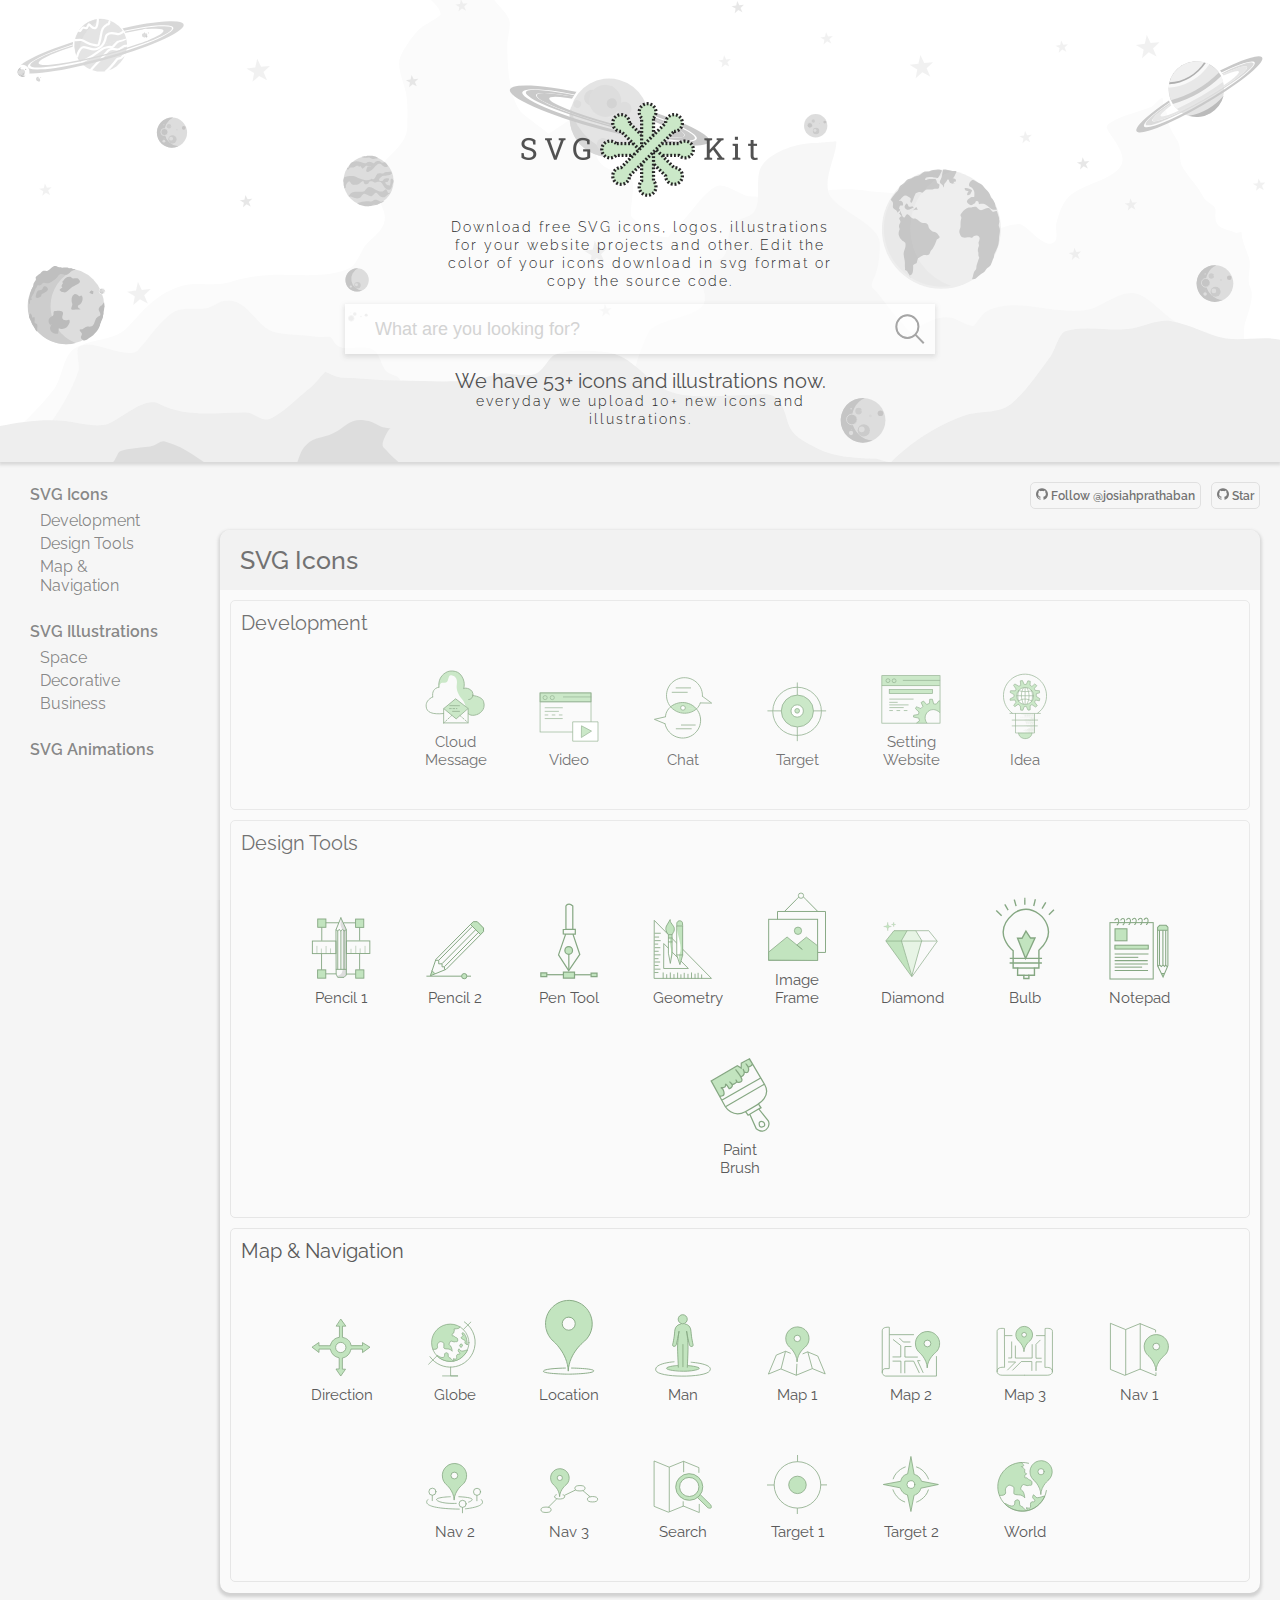
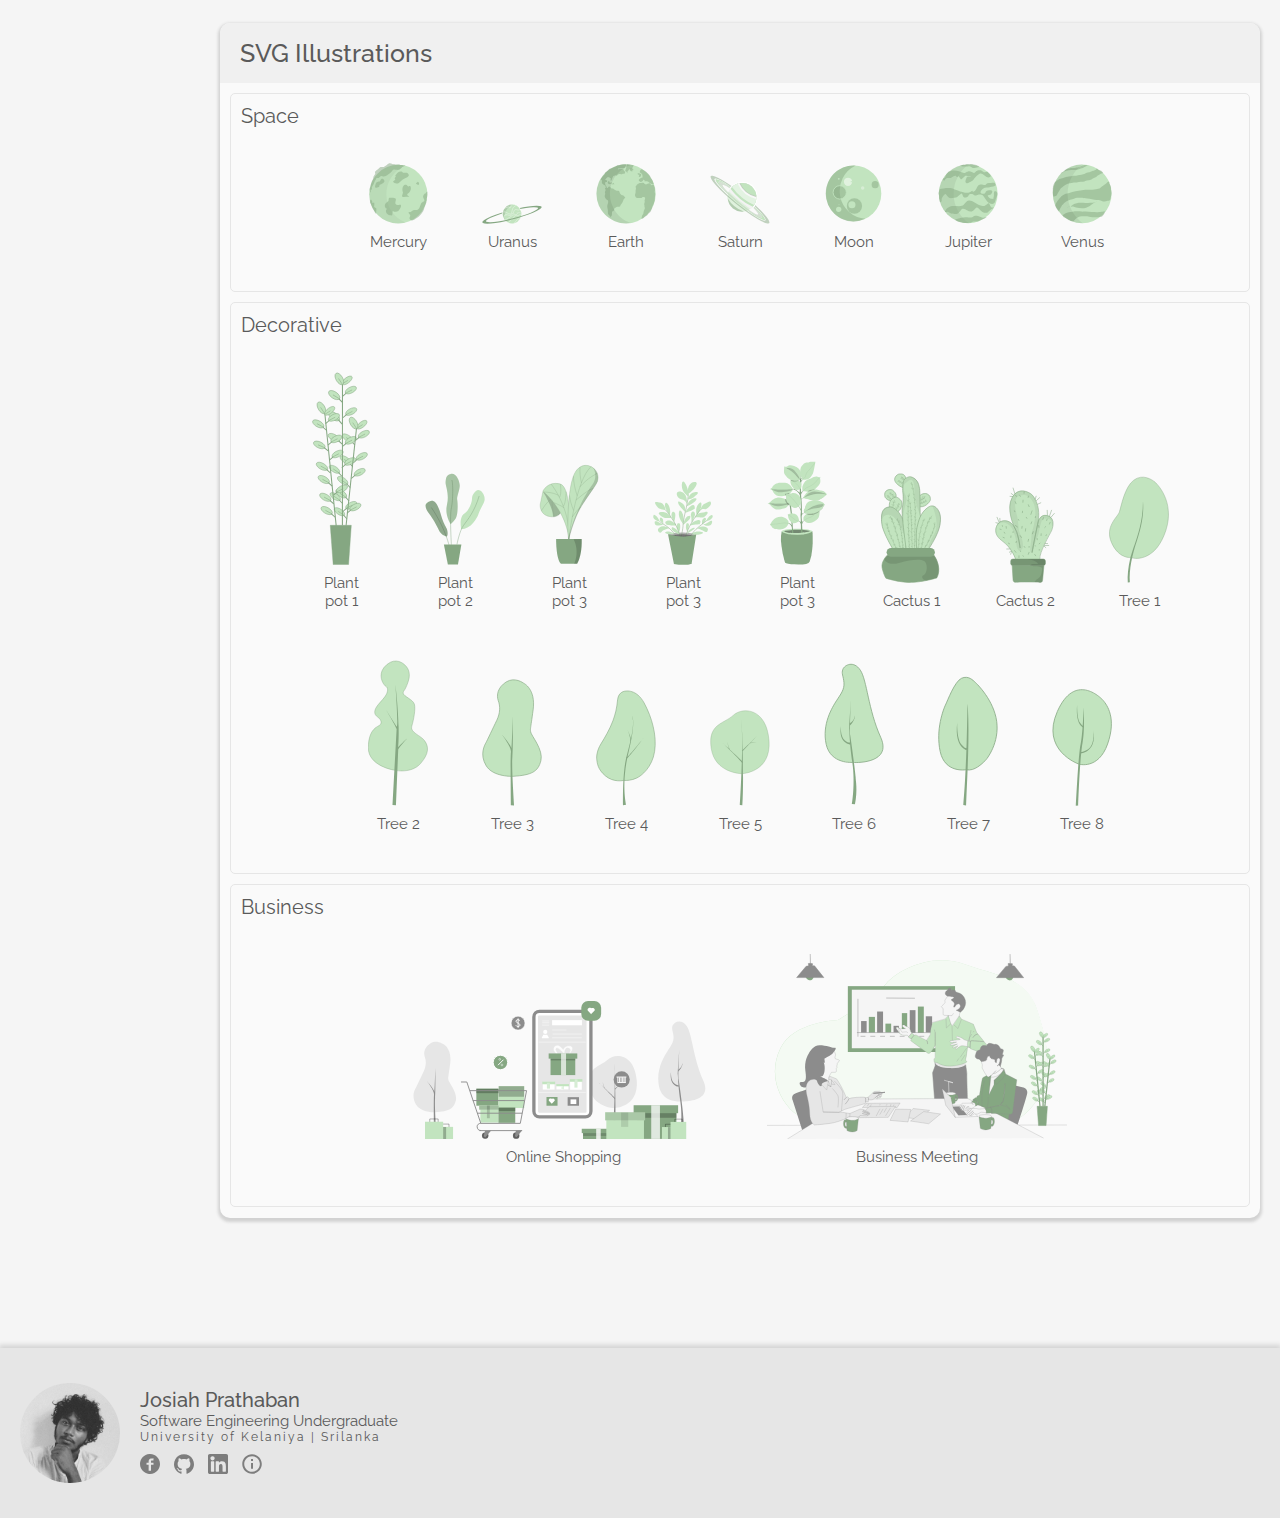
<file: index.html>
<!DOCTYPE html>
<html lang="en">

<head>
    <meta name="google-site-verification" content="XwmjQ0ol72VMu7U_x7olrv7PU5huY90fAf9SFKmdk5U" />
    <meta charset="UTF-8">
    <meta http-equiv="X-UA-Compatible" content="IE=edge">
    <meta name="viewport" content="width=device-width, initial-scale=1.0">
    <meta name="description" content="Download free SVG icons, logos, illustrations for your website projects and other. Edit the color of your icons download in svg format or copy the source code.">
    <title>SVG-Kit</title>
    <link rel="icon" href="lib/images/svg-kit-icon.svg" type="image/svg" sizes="16x16">
    <link rel="stylesheet" href="lib/css/style.css">
    <link rel="stylesheet" href="lib/jquery-ui-1.12.1.custom/jquery-ui.css">
    <script src="lib/jquery-3.5.1/jquery-3.5.1.min.js"></script>
    <script src="lib/jquery-ui-1.12.1.custom/jquery-ui.js"></script>
</head>

<body>
    <div class="preload" id="loading">
        <img src="lib/images/loading.svg">
    </div>

    <div class="header" id="top">

        <img src="lib/images/svg-kit.png" width="250px"><br/>
        <p> Download free SVG icons, logos, illustrations for your website projects and other. Edit the color of your icons download in svg format or copy the source code.</p><br/>
        <div class="search"><input id="search" type="text" placeholder="What are you looking for?">
            <a id="searchbutton"><img src="lib/images/search-svgrepo-com.svg"></a>
            <a id="clearbutton">&times</a>
        </div>

    </div>
    <div class="navback" id="navback"></div>

    <div class="git" id="git">
        <a href="https://github.com/josiahprathaban/svg-kit" target="_blank"><img src="lib/images/github-logo.svg"> Star</a>
        <a href="https://github.com/josiahprathaban" target="_blank"><img src="lib/images/github-logo.svg"> Follow @josiahprathaban</a>
    </div>
    <div id="mobilenav">
        <span class="mobilenav">&#9776;</span>
        <img src="lib/images/svg-kit.svg"><br><br>
    </div>
    <div class="contend">
        <div>

            <div class="nav" id="nav">
                <div class="navclose"><a>&times</a></div>
                <a href="#icons" class="main"> SVG Icons</a>
                <a href="#development" class="sub"> Development</a>
                <a href="#designTools" class="sub"> Design Tools</a>
                <a href="#map&navigation" class="sub">Map & Navigation</a>

                <a href="#illustrations" class="main"> SVG Illustrations</a>
                <a href="#space" class="sub"> Space</a>
                <a href="#decorative" class="sub"> Decorative</a>
                <a href="#business" class="sub"> Business</a>

                <a href="#illustrations" class="main"> SVG Animations</a>
            </div>
        </div>

        <div>
            <div id="searchResult">Search Result:
                <span id="notfound"> Secrch not found!</span>
                <div class="result"></div>
            </div>
            <div id="icons" class="icons-grid">
                <h1>SVG Icons</h1>
                <div id="development" class="cato">
                    <h4>Development</h4>
                    <a class="downloadable">
                        <div class="icon" name="Cloud Message">
                            <img src="res/Icons/Development/cloud-message.svg">
                            <h3>Cloud Message</h3>

                        </div>
                    </a>
                    <a class="downloadable">
                        <div class="icon" name="Video">
                            <img src="res/Icons/Development/video.svg">
                            <h3>Video</h3>

                        </div>
                    </a>
                    <a class="downloadable">
                        <div class="icon" name="Chat">
                            <img src="res/Icons/Development/chat.svg">
                            <h3>Chat</h3>

                        </div>
                    </a>

                    <a class="downloadable">
                        <div class="icon" name="Target">
                            <img src="res/Icons/Development/target.svg">
                            <h3>Target</h3>

                        </div>
                    </a>
                    <a class="downloadable">
                        <div class="icon" name="Setting Website">
                            <img src="res/Icons/Development/setting-website.svg">
                            <h3>Setting Website</h3>

                        </div>
                    </a>
                    <a class="downloadable">
                        <div class="icon" name="Idea">
                            <img src="res/Icons/Development/idea.svg">
                            <h3>Idea</h3>

                        </div>
                    </a>

                </div>

                <div id="designTools" class="cato">
                    <h4>Design Tools</h4>
                    <a class="downloadable">
                        <div class="icon" name="Pencil 1">
                            <img src="res/Icons/DesignTools/pencil1.svg">
                            <h3>Pencil 1</h3>

                        </div>
                    </a>
                    <a class="downloadable">
                        <div class="icon" name="Pencil 2">
                            <img src="res/Icons/DesignTools/pencil2.svg">
                            <h3>Pencil 2</h3>
                        </div>
                    </a>
                    <a class="downloadable">
                        <div class="icon" name="Pen Tool">
                            <img src="res/Icons/DesignTools/pentool.svg">
                            <h3>Pen Tool</h3>
                        </div>
                    </a>
                    <a class="downloadable">
                        <div class="icon" name="Geometry">
                            <img src="res/Icons/DesignTools/geometry.svg">
                            <h3>Geometry</h3>

                        </div>
                    </a>
                    <a class="downloadable">
                        <div class="icon" name="Image Frame">
                            <img src="res/Icons/DesignTools/image-frame.svg">
                            <h3>Image Frame</h3>

                        </div>
                    </a>
                    <a class="downloadable">
                        <div class="icon" name="Diamond">
                            <img src="res/Icons/DesignTools/diamond.svg">
                            <h3>Diamond</h3>

                        </div>
                    </a>
                    <a class="downloadable">
                        <div class="icon" name="Bulb">
                            <img src="res/Icons/DesignTools/bulb.svg">
                            <h3>Bulb</h3>
                        </div>
                    </a>
                    <a class="downloadable">
                        <div class="icon" name="Notepad">
                            <img src="res/Icons/DesignTools/notepad.svg">
                            <h3>Notepad</h3>
                        </div>
                    </a>
                    <a class="downloadable">
                        <div class="icon" name="Paint Brush">
                            <img src="res/Icons/DesignTools/paintbrush.svg">
                            <h3>Paint Brush</h3>
                        </div>
                    </a>


                </div>

                <div id="map&navigation" class="cato">
                    <h4>Map & Navigation</h4>
                    <a class="downloadable">
                        <div class="icon" name="Direction">
                            <img src="res/Icons/Navigation/direction.svg">
                            <h3>Direction</h3>
                        </div>
                    </a>
                    <a class="downloadable">
                        <div class="icon" name="Globe">
                            <img src="res/Icons/Navigation/globe.svg">
                            <h3>Globe</h3>
                        </div>
                    </a>
                    <a class="downloadable">
                        <div class="icon" name="Location">
                            <img src="res/Icons/Navigation/location.svg">
                            <h3>Location</h3>
                        </div>
                    </a>
                    <a class="downloadable">
                        <div class="icon" name="Location Man">
                            <img src="res/Icons/Navigation/man.svg">
                            <h3>Man</h3>
                        </div>
                    </a>
                    <a class="downloadable">
                        <div class="icon" name="Map Nav 1">
                            <img src="res/Icons/Navigation/map1.svg">
                            <h3>Map 1</h3>
                        </div>
                    </a>
                    <a class="downloadable">
                        <div class="icon" name="Map Nav 2">
                            <img src="res/Icons/Navigation/map2.svg">
                            <h3>Map 2</h3>
                        </div>
                    </a>
                    <a class="downloadable">
                        <div class="icon" name="Map Nav 3">
                            <img src="res/Icons/Navigation/map3.svg">
                            <h3>Map 3</h3>
                        </div>
                    </a>
                    <a class="downloadable">
                        <div class="icon" name="Map Nav 1">
                            <img src="res/Icons/Navigation/nav1.svg">
                            <h3>Nav 1</h3>
                        </div>
                    </a>
                    <a class="downloadable">
                        <div class="icon" name="Map Nav 2">
                            <img src="res/Icons/Navigation/nav2.svg">
                            <h3>Nav 2</h3>
                        </div>
                    </a>
                    <a class="downloadable">
                        <div class="icon" name="Map Nav 3">
                            <img src="res/Icons/Navigation/nav3.svg">
                            <h3>Nav 3</h3>
                        </div>
                    </a>
                    <a class="downloadable">
                        <div class="icon" name="Map Search">
                            <img src="res/Icons/Navigation/searchmap.svg">
                            <h3>Search</h3>
                        </div>
                    </a>
                    <a class="downloadable">
                        <div class="icon" name="Map Target 1">
                            <img src="res/Icons/Navigation/target1.svg">
                            <h3>Target 1</h3>
                        </div>
                    </a>
                    <a class="downloadable">
                        <div class="icon" name="Map Target 2">
                            <img src="res/Icons/Navigation/target2.svg">
                            <h3>Target 2</h3>
                        </div>
                    </a>
                    <a class="downloadable">
                        <div class="icon" name="World Nav">
                            <img src="res/Icons/Navigation/world.svg">
                            <h3>World</h3>
                        </div>
                    </a>
                </div>
            </div>
            <div id="illustrations" class="icons-grid">
                <h1>SVG Illustrations</h1>
                <div id="space" class="cato">
                    <h4>Space</h4>
                    <a class="downloadable">
                        <div class="icon" name="Mercury">
                            <img src="res/Illustrations/space/mercury.svg">
                            <h3>Mercury</h3>
                        </div>
                    </a>
                    <a class="downloadable">
                        <div class="icon" name="Uranus">
                            <img src="res/Illustrations/space/uranus.svg">
                            <h3>Uranus</h3>
                        </div>
                    </a>
                    <a class="downloadable">
                        <div class="icon" name="Earth">
                            <img src="res/Illustrations/space/earth.svg">
                            <h3>Earth</h3>
                        </div>
                    </a>
                    <a class="downloadable">
                        <div class="icon" name="Saturn">
                            <img src="res/Illustrations/space/saturn.svg">
                            <h3>Saturn</h3>
                        </div>
                    </a>
                    <a class="downloadable">
                        <div class="icon" name="Moon">
                            <img src="res/Illustrations/space/moon.svg">
                            <h3>Moon</h3>
                        </div>
                    </a>
                    <a class="downloadable">
                        <div class="icon" name="Jupiter">
                            <img src="res/Illustrations/space/jupiter.svg">
                            <h3>Jupiter</h3>
                        </div>
                    </a>
                    <a class="downloadable">
                        <div class="icon" name="Venus">
                            <img src="res/Illustrations/space/venus.svg">
                            <h3>Venus</h3>
                        </div>
                    </a>
                </div>
                <div id="decorative" class="cato">
                    <h4>Decorative</h4>
                    <a class="downloadable">
                        <div class="icon" name="Plant pot 1">
                            <img src="res/Illustrations/Decrotives/plant1.svg">
                            <h3>Plant pot 1</h3>
                        </div>
                    </a>
                    <a class="downloadable">
                        <div class="icon" name="Plant pot 2">
                            <img src="res/Illustrations/Decrotives/plant2.svg">
                            <h3>Plant pot 2</h3>
                        </div>
                    </a>
                    <a class="downloadable">
                        <div class="icon" name="Plant pot 3">
                            <img src="res/Illustrations/Decrotives/plant3.svg">
                            <h3>Plant pot 3</h3>
                        </div>
                    </a>
                    <a class="downloadable">
                        <div class="icon" name="Plant pot 4">
                            <img src="res/Illustrations/Decrotives/plant4.svg">
                            <h3>Plant pot 3</h3>
                        </div>
                    </a>
                    <a class="downloadable">
                        <div class="icon" name="Plant pot 5">
                            <img src="res/Illustrations/Decrotives/plant5.svg">
                            <h3>Plant pot 3</h3>
                        </div>
                    </a>
                    <a class="downloadable">
                        <div class="icon" name="Plant pot cactus 1">
                            <img src="res/Illustrations/Decrotives/cactus1.svg">
                            <h3>Cactus 1</h3>
                        </div>
                    </a>
                    <a class="downloadable">
                        <div class="icon" name="Plant pot cactus 2">
                            <img src="res/Illustrations/Decrotives/cactus2.svg">
                            <h3>Cactus 2</h3>
                        </div>
                    </a>
                    <a class="downloadable">
                        <div class="icon" name="Tree 1">
                            <img src="res/Illustrations/Decrotives/tree1.svg">
                            <h3>Tree 1</h3>
                        </div>
                    </a>
                    <a class="downloadable">
                        <div class="icon" name="Tree 2">
                            <img src="res/Illustrations/Decrotives/tree2.svg">
                            <h3>Tree 2</h3>
                        </div>
                    </a>
                    <a class="downloadable">
                        <div class="icon" name="Tree 3">
                            <img src="res/Illustrations/Decrotives/tree3.svg">
                            <h3>Tree 3</h3>
                        </div>
                    </a>
                    <a class="downloadable">
                        <div class="icon" name="Tree 4">
                            <img src="res/Illustrations/Decrotives/tree4.svg">
                            <h3>Tree 4</h3>
                        </div>
                    </a>
                    <a class="downloadable">
                        <div class="icon" name="Tree 5">
                            <img src="res/Illustrations/Decrotives/tree5.svg">
                            <h3>Tree 5</h3>
                        </div>
                    </a>
                    <a class="downloadable">
                        <div class="icon" name="Tree 6">
                            <img src="res/Illustrations/Decrotives/tree6.svg">
                            <h3>Tree 6</h3>
                        </div>
                    </a>
                    <a class="downloadable">
                        <div class="icon" name="Tree 7">
                            <img src="res/Illustrations/Decrotives/tree7.svg">
                            <h3>Tree 7</h3>
                        </div>
                    </a>
                    <a class="downloadable">
                        <div class="icon" name="Tree 8">
                            <img src="res/Illustrations/Decrotives/tree8.svg">
                            <h3>Tree 8</h3>
                        </div>
                    </a>
                </div>

                <div id="business" class="cato">
                    <h4>Business</h4>
                    <a class="downloadable">
                        <div class="icon image" name="Online Shopping">
                            <img src="res/Illustrations/Busianess/onlineshopping.svg">
                            <h3>Online Shopping</h3>
                        </div>
                    </a>
                    <a class="downloadable">
                        <div class="icon image" name="Business Meeting">
                            <img src="res/Illustrations/Busianess/businessmeeting.svg">
                            <h3>Business Meeting</h3>
                        </div>
                    </a>
                </div>
            </div>

        </div>
    </div>




    <div class="footer">
        <img src="lib/images/dd.jpg">
        <div>
            <h1>Josiah Prathaban</h1>
            <h4>Software Engineering Undergraduate</h4>
            <h3>University of Kelaniya | Srilanka</h3>
            <a href="https://www.facebook.com/josiah.prathaban" target="_blank"><img src="lib/images/facebook-media-social-like-network-fb-icon.svg"></a>
            <a href="https://github.com/josiahprathaban" target="_blank"><img src="lib/images/github-logo.svg"></a>
            <a href="https://www.linkedin.com/in/josiahprathaban" target="_blank"><img src="lib/images/linkedin.svg"></a>
            <a href="https://josiahprathaban.me/" target="_blank"><img src="lib/images/info_black_24dp.svg"></a>

        </div>

    </div>





    <div id="download_popup" class="popup">

        <div class="popup-content">
            <span class="close">&times;</span>
            <h2></h2>
            <div class="view-grid">
                <div class="view"></div>
                <div>
                    <div class="color-picker-icon">
                        <input type="color" id="border_color" name="favcolor" value="#85a782"><span> : Select Border color</span>

                        <input type="color" id="back_color" name="favcolor" value="#c2e4bf"><span> : Select Background color </span>
                    </div>
                    <div class="color-picker-img">
                        <input type="color" id="color1" name="favcolor" value="#8a8a8a"><span> : Select color 1</span>
                        <input type="color" id="color2" name="favcolor" value="#85a782"><span> : Select color 2</span>
                        <input type="color" id="color3" name="favcolor" value="#c2e4bf"><span> : Select color 3</span>
                        <input type="color" id="color4" name="favcolor" value="#d4d4d4"><span> : Select color 4</span>
                    </div>
                    <div class="a">
                        <a class="download" href-lang='image/svg+xml' download><img height="15px" src="lib/images/down-arrow.svg"> Download SVG</a>
                    </div>
                </div>

            </div>
            <div class="cpy">
                <button id="copy"><img src="lib/images/copy.svg" height="20px"> Copy Code</button>
            </div>

            <div id="code" class="code"></div>

        </div>

    </div>

    <script src="lib/js/script.js">
    </script>

</body>

</html>
</file>
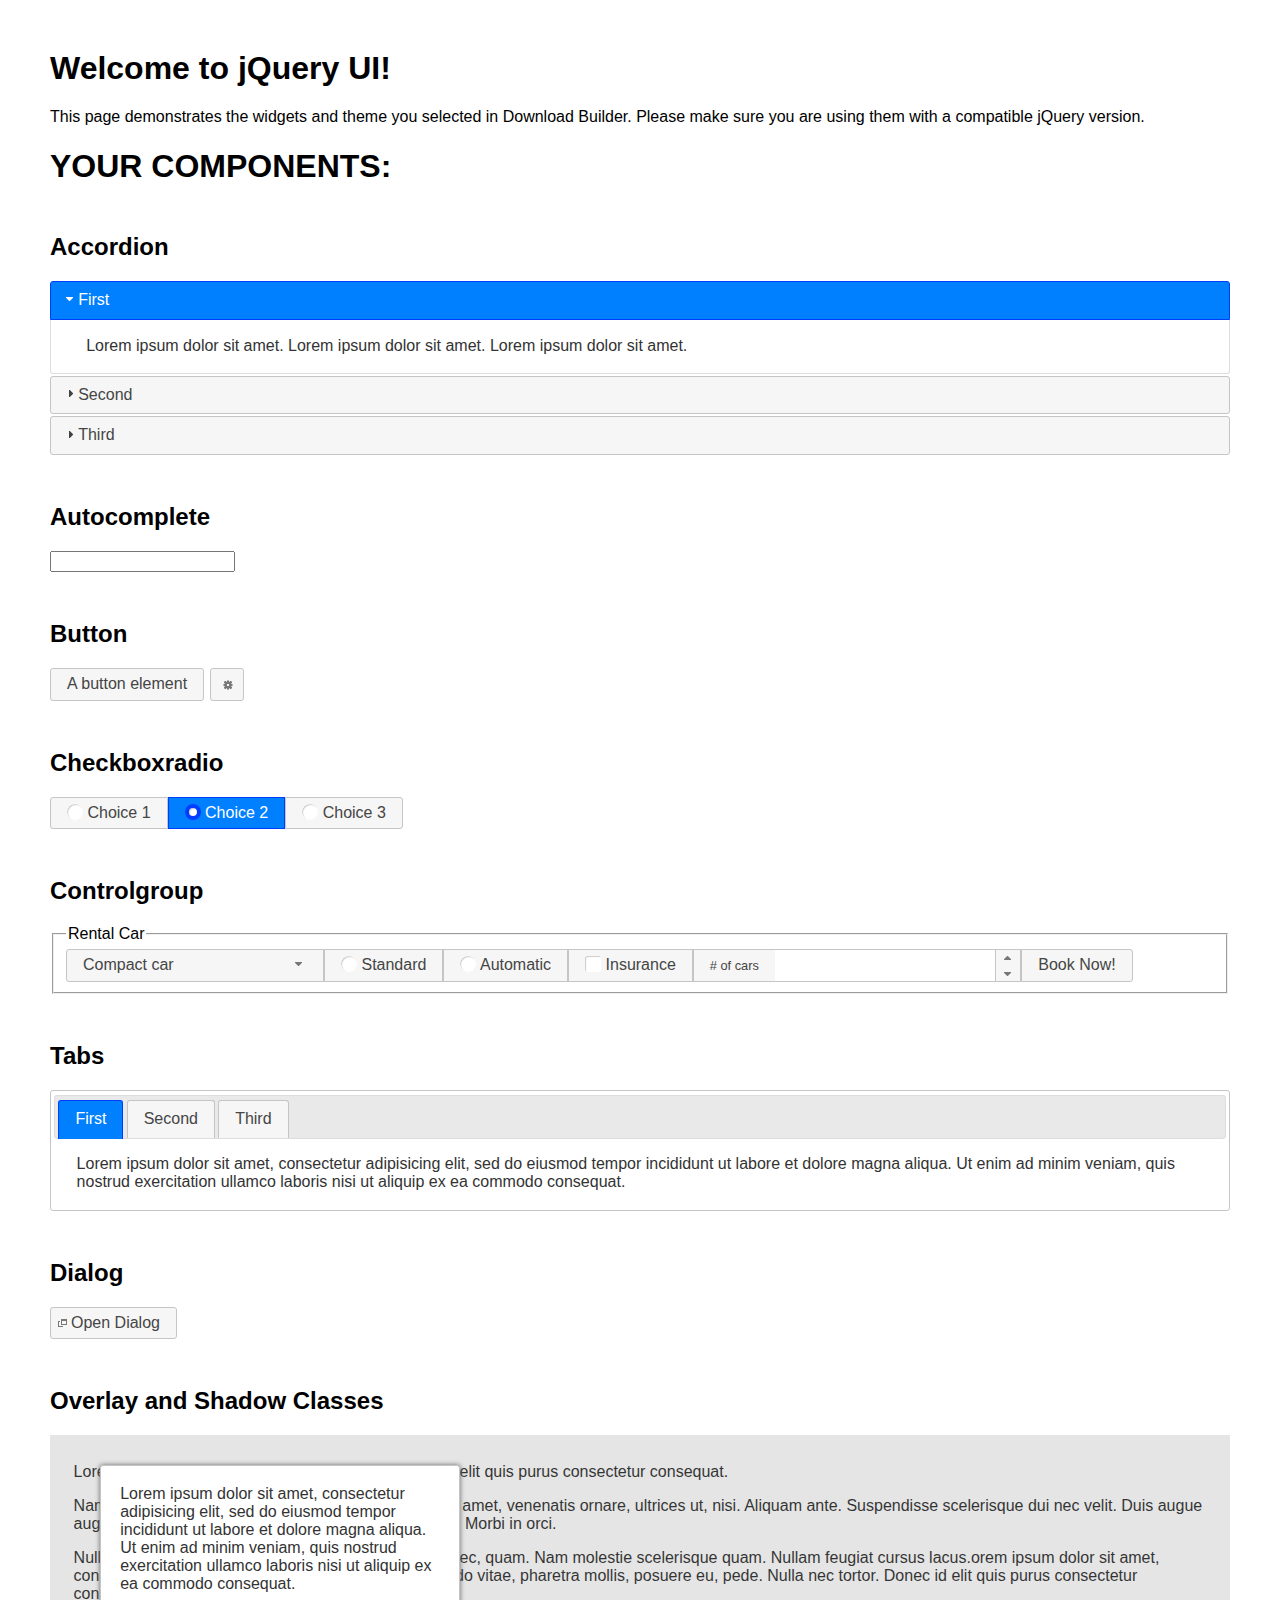
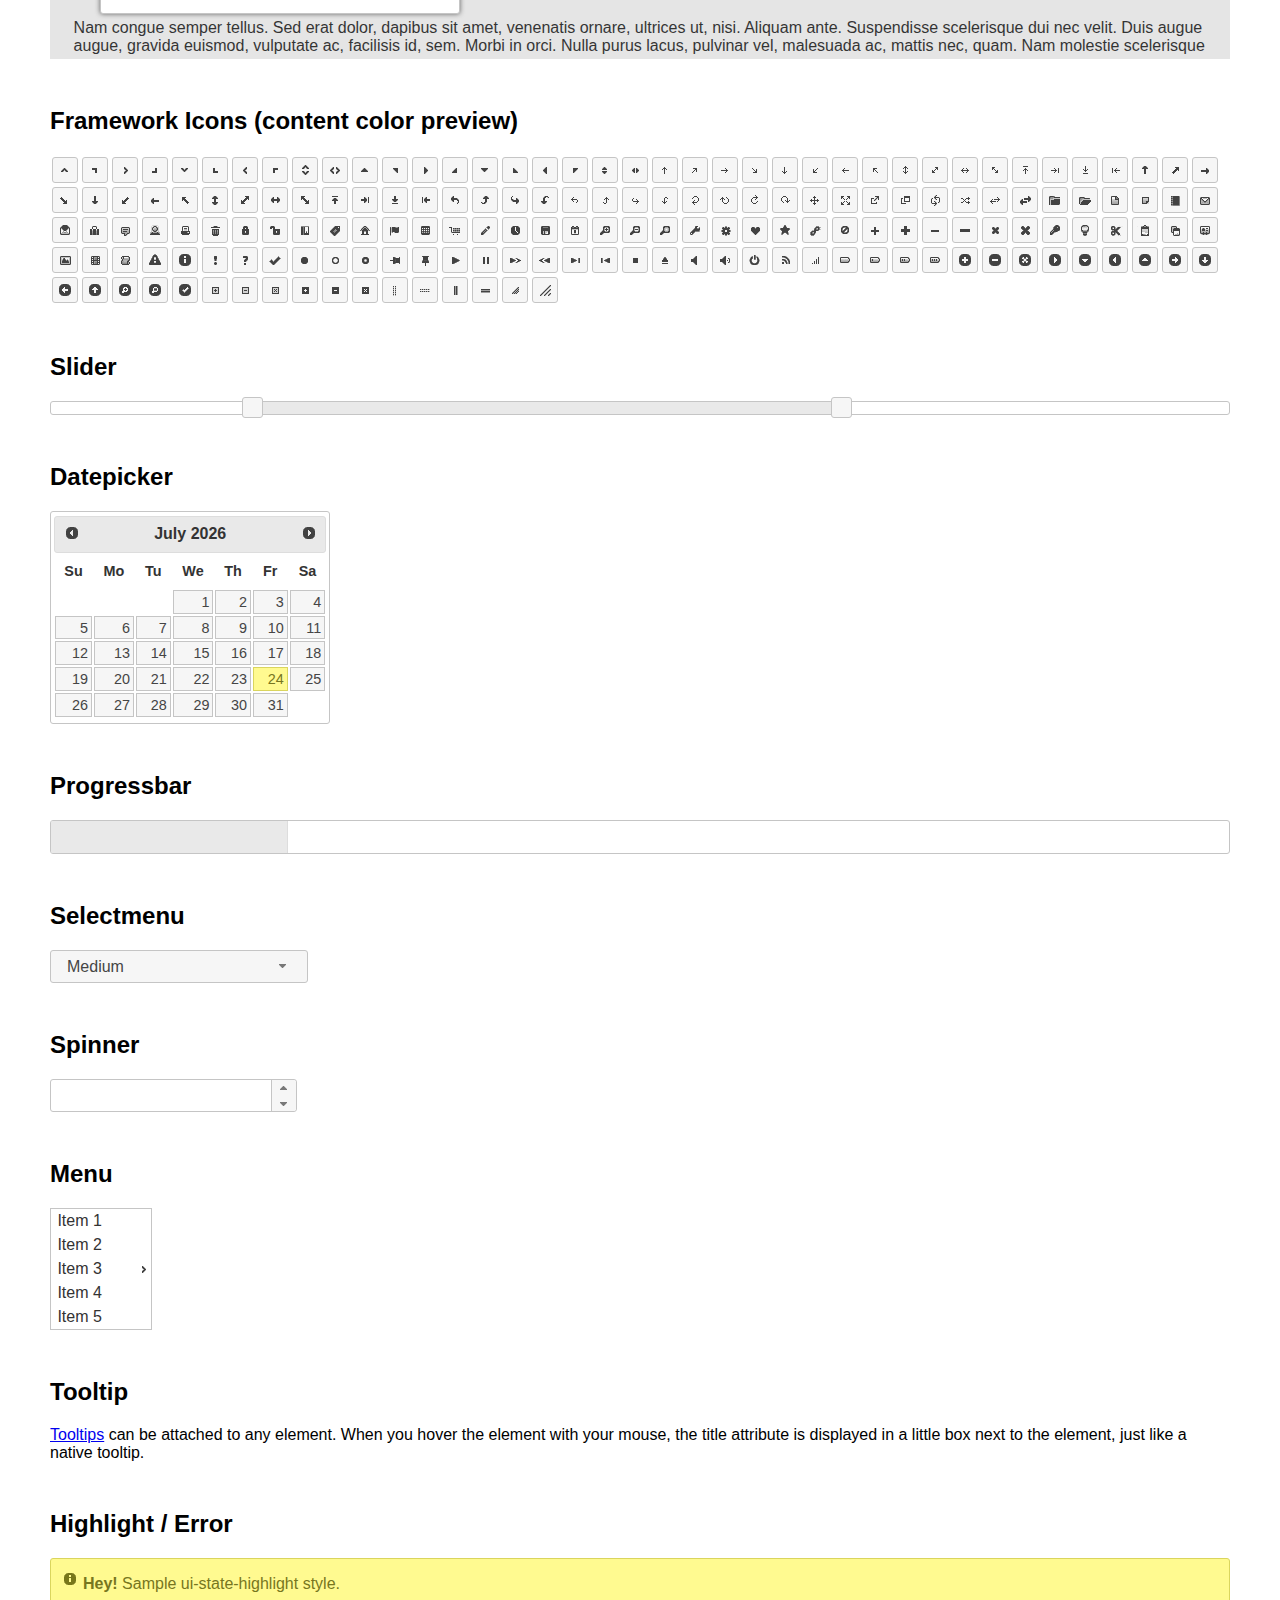
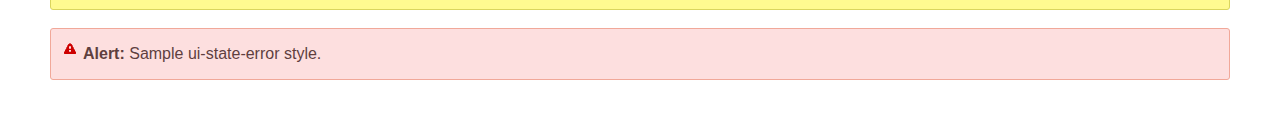
<file: lib/jquery-ui-1.12.1.custom/index.html>
<!doctype html>
<html lang="us">
<head>
	<meta charset="utf-8">
	<title>jQuery UI Example Page</title>
	<link href="jquery-ui.css" rel="stylesheet">
	<style>
	body{
		font-family: "Trebuchet MS", sans-serif;
		margin: 50px;
	}
	.demoHeaders {
		margin-top: 2em;
	}
	#dialog-link {
		padding: .4em 1em .4em 20px;
		text-decoration: none;
		position: relative;
	}
	#dialog-link span.ui-icon {
		margin: 0 5px 0 0;
		position: absolute;
		left: .2em;
		top: 50%;
		margin-top: -8px;
	}
	#icons {
		margin: 0;
		padding: 0;
	}
	#icons li {
		margin: 2px;
		position: relative;
		padding: 4px 0;
		cursor: pointer;
		float: left;
		list-style: none;
	}
	#icons span.ui-icon {
		float: left;
		margin: 0 4px;
	}
	.fakewindowcontain .ui-widget-overlay {
		position: absolute;
	}
	select {
		width: 200px;
	}
	</style>
</head>
<body>

<h1>Welcome to jQuery UI!</h1>

<div class="ui-widget">
	<p>This page demonstrates the widgets and theme you selected in Download Builder. Please make sure you are using them with a compatible jQuery version.</p>
</div>

<h1>YOUR COMPONENTS:</h1>

<!-- Accordion -->
<h2 class="demoHeaders">Accordion</h2>
<div id="accordion">
	<h3>First</h3>
	<div>Lorem ipsum dolor sit amet. Lorem ipsum dolor sit amet. Lorem ipsum dolor sit amet.</div>
	<h3>Second</h3>
	<div>Phasellus mattis tincidunt nibh.</div>
	<h3>Third</h3>
	<div>Nam dui erat, auctor a, dignissim quis.</div>
</div>

<!-- Autocomplete -->
<h2 class="demoHeaders">Autocomplete</h2>
<div>
	<input id="autocomplete" title="type &quot;a&quot;">
</div>

<!-- Button -->
<h2 class="demoHeaders">Button</h2>
<button id="button">A button element</button>
<button id="button-icon">An icon-only button</button>

<!-- Checkboxradio -->
<h2 class="demoHeaders">Checkboxradio</h2>
<form style="margin-top: 1em;">
	<div id="radioset">
		<input type="radio" id="radio1" name="radio"><label for="radio1">Choice 1</label>
		<input type="radio" id="radio2" name="radio" checked="checked"><label for="radio2">Choice 2</label>
		<input type="radio" id="radio3" name="radio"><label for="radio3">Choice 3</label>
	</div>
</form>

<!-- Controlgroup -->
<h2 class="demoHeaders">Controlgroup</h2>
<fieldset>
	<legend>Rental Car</legend>
	<div id="controlgroup">
		<select id="car-type">
			<option>Compact car</option>
			<option>Midsize car</option>
			<option>Full size car</option>
			<option>SUV</option>
			<option>Luxury</option>
			<option>Truck</option>
			<option>Van</option>
		</select>
		<label for="transmission-standard">Standard</label>
		<input type="radio" name="transmission" id="transmission-standard">
		<label for="transmission-automatic">Automatic</label>
		<input type="radio" name="transmission" id="transmission-automatic">
		<label for="insurance">Insurance</label>
		<input type="checkbox" name="insurance" id="insurance">
		<label for="horizontal-spinner" class="ui-controlgroup-label"># of cars</label>
		<input id="horizontal-spinner" class="ui-spinner-input">
		<button>Book Now!</button>
	</div>
</fieldset>

<!-- Tabs -->
<h2 class="demoHeaders">Tabs</h2>
<div id="tabs">
	<ul>
		<li><a href="#tabs-1">First</a></li>
		<li><a href="#tabs-2">Second</a></li>
		<li><a href="#tabs-3">Third</a></li>
	</ul>
	<div id="tabs-1">Lorem ipsum dolor sit amet, consectetur adipisicing elit, sed do eiusmod tempor incididunt ut labore et dolore magna aliqua. Ut enim ad minim veniam, quis nostrud exercitation ullamco laboris nisi ut aliquip ex ea commodo consequat.</div>
	<div id="tabs-2">Phasellus mattis tincidunt nibh. Cras orci urna, blandit id, pretium vel, aliquet ornare, felis. Maecenas scelerisque sem non nisl. Fusce sed lorem in enim dictum bibendum.</div>
	<div id="tabs-3">Nam dui erat, auctor a, dignissim quis, sollicitudin eu, felis. Pellentesque nisi urna, interdum eget, sagittis et, consequat vestibulum, lacus. Mauris porttitor ullamcorper augue.</div>
</div>

<h2 class="demoHeaders">Dialog</h2>
<p>
	<button id="dialog-link" class="ui-button ui-corner-all ui-widget">
		<span class="ui-icon ui-icon-newwin"></span>Open Dialog
	</button>
</p>

<h2 class="demoHeaders">Overlay and Shadow Classes</h2>
<div style="position: relative; width: 96%; height: 200px; padding:1% 2%; overflow:hidden;" class="fakewindowcontain">
	<p>Lorem ipsum dolor sit amet,  Nulla nec tortor. Donec id elit quis purus consectetur consequat. </p><p>Nam congue semper tellus. Sed erat dolor, dapibus sit amet, venenatis ornare, ultrices ut, nisi. Aliquam ante. Suspendisse scelerisque dui nec velit. Duis augue augue, gravida euismod, vulputate ac, facilisis id, sem. Morbi in orci. </p><p>Nulla purus lacus, pulvinar vel, malesuada ac, mattis nec, quam. Nam molestie scelerisque quam. Nullam feugiat cursus lacus.orem ipsum dolor sit amet, consectetur adipiscing elit. Donec libero risus, commodo vitae, pharetra mollis, posuere eu, pede. Nulla nec tortor. Donec id elit quis purus consectetur consequat. </p><p>Nam congue semper tellus. Sed erat dolor, dapibus sit amet, venenatis ornare, ultrices ut, nisi. Aliquam ante. Suspendisse scelerisque dui nec velit. Duis augue augue, gravida euismod, vulputate ac, facilisis id, sem. Morbi in orci. Nulla purus lacus, pulvinar vel, malesuada ac, mattis nec, quam. Nam molestie scelerisque quam. </p><p>Nullam feugiat cursus lacus.orem ipsum dolor sit amet, consectetur adipiscing elit. Donec libero risus, commodo vitae, pharetra mollis, posuere eu, pede. Nulla nec tortor. Donec id elit quis purus consectetur consequat. Nam congue semper tellus. Sed erat dolor, dapibus sit amet, venenatis ornare, ultrices ut, nisi. Aliquam ante. </p><p>Suspendisse scelerisque dui nec velit. Duis augue augue, gravida euismod, vulputate ac, facilisis id, sem. Morbi in orci. Nulla purus lacus, pulvinar vel, malesuada ac, mattis nec, quam. Nam molestie scelerisque quam. Nullam feugiat cursus lacus.orem ipsum dolor sit amet, consectetur adipiscing elit. Donec libero risus, commodo vitae, pharetra mollis, posuere eu, pede. Nulla nec tortor. Donec id elit quis purus consectetur consequat. Nam congue semper tellus. Sed erat dolor, dapibus sit amet, venenatis ornare, ultrices ut, nisi. </p>

	<!-- ui-dialog -->
	<div class="ui-widget-overlay ui-front"></div>
	<div style="position: absolute; width: 320px; left: 50px; top: 30px; padding: 1.2em" class="ui-widget ui-front ui-widget-content ui-corner-all ui-widget-shadow">
		Lorem ipsum dolor sit amet, consectetur adipisicing elit, sed do eiusmod tempor incididunt ut labore et dolore magna aliqua. Ut enim ad minim veniam, quis nostrud exercitation ullamco laboris nisi ut aliquip ex ea commodo consequat.
	</div>

</div>

<!-- ui-dialog -->
<div id="dialog" title="Dialog Title">
	<p>Lorem ipsum dolor sit amet, consectetur adipisicing elit, sed do eiusmod tempor incididunt ut labore et dolore magna aliqua. Ut enim ad minim veniam, quis nostrud exercitation ullamco laboris nisi ut aliquip ex ea commodo consequat.</p>
</div>


<h2 class="demoHeaders">Framework Icons (content color preview)</h2>
<ul id="icons" class="ui-widget ui-helper-clearfix">
	<li class="ui-state-default ui-corner-all" title=".ui-icon-caret-1-n"><span class="ui-icon ui-icon-caret-1-n"></span></li>
	<li class="ui-state-default ui-corner-all" title=".ui-icon-caret-1-ne"><span class="ui-icon ui-icon-caret-1-ne"></span></li>
	<li class="ui-state-default ui-corner-all" title=".ui-icon-caret-1-e"><span class="ui-icon ui-icon-caret-1-e"></span></li>
	<li class="ui-state-default ui-corner-all" title=".ui-icon-caret-1-se"><span class="ui-icon ui-icon-caret-1-se"></span></li>
	<li class="ui-state-default ui-corner-all" title=".ui-icon-caret-1-s"><span class="ui-icon ui-icon-caret-1-s"></span></li>
	<li class="ui-state-default ui-corner-all" title=".ui-icon-caret-1-sw"><span class="ui-icon ui-icon-caret-1-sw"></span></li>
	<li class="ui-state-default ui-corner-all" title=".ui-icon-caret-1-w"><span class="ui-icon ui-icon-caret-1-w"></span></li>
	<li class="ui-state-default ui-corner-all" title=".ui-icon-caret-1-nw"><span class="ui-icon ui-icon-caret-1-nw"></span></li>
	<li class="ui-state-default ui-corner-all" title=".ui-icon-caret-2-n-s"><span class="ui-icon ui-icon-caret-2-n-s"></span></li>
	<li class="ui-state-default ui-corner-all" title=".ui-icon-caret-2-e-w"><span class="ui-icon ui-icon-caret-2-e-w"></span></li>
	<li class="ui-state-default ui-corner-all" title=".ui-icon-triangle-1-n"><span class="ui-icon ui-icon-triangle-1-n"></span></li>
	<li class="ui-state-default ui-corner-all" title=".ui-icon-triangle-1-ne"><span class="ui-icon ui-icon-triangle-1-ne"></span></li>
	<li class="ui-state-default ui-corner-all" title=".ui-icon-triangle-1-e"><span class="ui-icon ui-icon-triangle-1-e"></span></li>
	<li class="ui-state-default ui-corner-all" title=".ui-icon-triangle-1-se"><span class="ui-icon ui-icon-triangle-1-se"></span></li>
	<li class="ui-state-default ui-corner-all" title=".ui-icon-triangle-1-s"><span class="ui-icon ui-icon-triangle-1-s"></span></li>
	<li class="ui-state-default ui-corner-all" title=".ui-icon-triangle-1-sw"><span class="ui-icon ui-icon-triangle-1-sw"></span></li>
	<li class="ui-state-default ui-corner-all" title=".ui-icon-triangle-1-w"><span class="ui-icon ui-icon-triangle-1-w"></span></li>
	<li class="ui-state-default ui-corner-all" title=".ui-icon-triangle-1-nw"><span class="ui-icon ui-icon-triangle-1-nw"></span></li>
	<li class="ui-state-default ui-corner-all" title=".ui-icon-triangle-2-n-s"><span class="ui-icon ui-icon-triangle-2-n-s"></span></li>
	<li class="ui-state-default ui-corner-all" title=".ui-icon-triangle-2-e-w"><span class="ui-icon ui-icon-triangle-2-e-w"></span></li>
	<li class="ui-state-default ui-corner-all" title=".ui-icon-arrow-1-n"><span class="ui-icon ui-icon-arrow-1-n"></span></li>
	<li class="ui-state-default ui-corner-all" title=".ui-icon-arrow-1-ne"><span class="ui-icon ui-icon-arrow-1-ne"></span></li>
	<li class="ui-state-default ui-corner-all" title=".ui-icon-arrow-1-e"><span class="ui-icon ui-icon-arrow-1-e"></span></li>
	<li class="ui-state-default ui-corner-all" title=".ui-icon-arrow-1-se"><span class="ui-icon ui-icon-arrow-1-se"></span></li>
	<li class="ui-state-default ui-corner-all" title=".ui-icon-arrow-1-s"><span class="ui-icon ui-icon-arrow-1-s"></span></li>
	<li class="ui-state-default ui-corner-all" title=".ui-icon-arrow-1-sw"><span class="ui-icon ui-icon-arrow-1-sw"></span></li>
	<li class="ui-state-default ui-corner-all" title=".ui-icon-arrow-1-w"><span class="ui-icon ui-icon-arrow-1-w"></span></li>
	<li class="ui-state-default ui-corner-all" title=".ui-icon-arrow-1-nw"><span class="ui-icon ui-icon-arrow-1-nw"></span></li>
	<li class="ui-state-default ui-corner-all" title=".ui-icon-arrow-2-n-s"><span class="ui-icon ui-icon-arrow-2-n-s"></span></li>
	<li class="ui-state-default ui-corner-all" title=".ui-icon-arrow-2-ne-sw"><span class="ui-icon ui-icon-arrow-2-ne-sw"></span></li>
	<li class="ui-state-default ui-corner-all" title=".ui-icon-arrow-2-e-w"><span class="ui-icon ui-icon-arrow-2-e-w"></span></li>
	<li class="ui-state-default ui-corner-all" title=".ui-icon-arrow-2-se-nw"><span class="ui-icon ui-icon-arrow-2-se-nw"></span></li>
	<li class="ui-state-default ui-corner-all" title=".ui-icon-arrowstop-1-n"><span class="ui-icon ui-icon-arrowstop-1-n"></span></li>
	<li class="ui-state-default ui-corner-all" title=".ui-icon-arrowstop-1-e"><span class="ui-icon ui-icon-arrowstop-1-e"></span></li>
	<li class="ui-state-default ui-corner-all" title=".ui-icon-arrowstop-1-s"><span class="ui-icon ui-icon-arrowstop-1-s"></span></li>
	<li class="ui-state-default ui-corner-all" title=".ui-icon-arrowstop-1-w"><span class="ui-icon ui-icon-arrowstop-1-w"></span></li>
	<li class="ui-state-default ui-corner-all" title=".ui-icon-arrowthick-1-n"><span class="ui-icon ui-icon-arrowthick-1-n"></span></li>
	<li class="ui-state-default ui-corner-all" title=".ui-icon-arrowthick-1-ne"><span class="ui-icon ui-icon-arrowthick-1-ne"></span></li>
	<li class="ui-state-default ui-corner-all" title=".ui-icon-arrowthick-1-e"><span class="ui-icon ui-icon-arrowthick-1-e"></span></li>
	<li class="ui-state-default ui-corner-all" title=".ui-icon-arrowthick-1-se"><span class="ui-icon ui-icon-arrowthick-1-se"></span></li>
	<li class="ui-state-default ui-corner-all" title=".ui-icon-arrowthick-1-s"><span class="ui-icon ui-icon-arrowthick-1-s"></span></li>
	<li class="ui-state-default ui-corner-all" title=".ui-icon-arrowthick-1-sw"><span class="ui-icon ui-icon-arrowthick-1-sw"></span></li>
	<li class="ui-state-default ui-corner-all" title=".ui-icon-arrowthick-1-w"><span class="ui-icon ui-icon-arrowthick-1-w"></span></li>
	<li class="ui-state-default ui-corner-all" title=".ui-icon-arrowthick-1-nw"><span class="ui-icon ui-icon-arrowthick-1-nw"></span></li>
	<li class="ui-state-default ui-corner-all" title=".ui-icon-arrowthick-2-n-s"><span class="ui-icon ui-icon-arrowthick-2-n-s"></span></li>
	<li class="ui-state-default ui-corner-all" title=".ui-icon-arrowthick-2-ne-sw"><span class="ui-icon ui-icon-arrowthick-2-ne-sw"></span></li>
	<li class="ui-state-default ui-corner-all" title=".ui-icon-arrowthick-2-e-w"><span class="ui-icon ui-icon-arrowthick-2-e-w"></span></li>
	<li class="ui-state-default ui-corner-all" title=".ui-icon-arrowthick-2-se-nw"><span class="ui-icon ui-icon-arrowthick-2-se-nw"></span></li>
	<li class="ui-state-default ui-corner-all" title=".ui-icon-arrowthickstop-1-n"><span class="ui-icon ui-icon-arrowthickstop-1-n"></span></li>
	<li class="ui-state-default ui-corner-all" title=".ui-icon-arrowthickstop-1-e"><span class="ui-icon ui-icon-arrowthickstop-1-e"></span></li>
	<li class="ui-state-default ui-corner-all" title=".ui-icon-arrowthickstop-1-s"><span class="ui-icon ui-icon-arrowthickstop-1-s"></span></li>
	<li class="ui-state-default ui-corner-all" title=".ui-icon-arrowthickstop-1-w"><span class="ui-icon ui-icon-arrowthickstop-1-w"></span></li>
	<li class="ui-state-default ui-corner-all" title=".ui-icon-arrowreturnthick-1-w"><span class="ui-icon ui-icon-arrowreturnthick-1-w"></span></li>
	<li class="ui-state-default ui-corner-all" title=".ui-icon-arrowreturnthick-1-n"><span class="ui-icon ui-icon-arrowreturnthick-1-n"></span></li>
	<li class="ui-state-default ui-corner-all" title=".ui-icon-arrowreturnthick-1-e"><span class="ui-icon ui-icon-arrowreturnthick-1-e"></span></li>
	<li class="ui-state-default ui-corner-all" title=".ui-icon-arrowreturnthick-1-s"><span class="ui-icon ui-icon-arrowreturnthick-1-s"></span></li>
	<li class="ui-state-default ui-corner-all" title=".ui-icon-arrowreturn-1-w"><span class="ui-icon ui-icon-arrowreturn-1-w"></span></li>
	<li class="ui-state-default ui-corner-all" title=".ui-icon-arrowreturn-1-n"><span class="ui-icon ui-icon-arrowreturn-1-n"></span></li>
	<li class="ui-state-default ui-corner-all" title=".ui-icon-arrowreturn-1-e"><span class="ui-icon ui-icon-arrowreturn-1-e"></span></li>
	<li class="ui-state-default ui-corner-all" title=".ui-icon-arrowreturn-1-s"><span class="ui-icon ui-icon-arrowreturn-1-s"></span></li>
	<li class="ui-state-default ui-corner-all" title=".ui-icon-arrowrefresh-1-w"><span class="ui-icon ui-icon-arrowrefresh-1-w"></span></li>
	<li class="ui-state-default ui-corner-all" title=".ui-icon-arrowrefresh-1-n"><span class="ui-icon ui-icon-arrowrefresh-1-n"></span></li>
	<li class="ui-state-default ui-corner-all" title=".ui-icon-arrowrefresh-1-e"><span class="ui-icon ui-icon-arrowrefresh-1-e"></span></li>
	<li class="ui-state-default ui-corner-all" title=".ui-icon-arrowrefresh-1-s"><span class="ui-icon ui-icon-arrowrefresh-1-s"></span></li>
	<li class="ui-state-default ui-corner-all" title=".ui-icon-arrow-4"><span class="ui-icon ui-icon-arrow-4"></span></li>
	<li class="ui-state-default ui-corner-all" title=".ui-icon-arrow-4-diag"><span class="ui-icon ui-icon-arrow-4-diag"></span></li>
	<li class="ui-state-default ui-corner-all" title=".ui-icon-extlink"><span class="ui-icon ui-icon-extlink"></span></li>
	<li class="ui-state-default ui-corner-all" title=".ui-icon-newwin"><span class="ui-icon ui-icon-newwin"></span></li>
	<li class="ui-state-default ui-corner-all" title=".ui-icon-refresh"><span class="ui-icon ui-icon-refresh"></span></li>
	<li class="ui-state-default ui-corner-all" title=".ui-icon-shuffle"><span class="ui-icon ui-icon-shuffle"></span></li>
	<li class="ui-state-default ui-corner-all" title=".ui-icon-transfer-e-w"><span class="ui-icon ui-icon-transfer-e-w"></span></li>
	<li class="ui-state-default ui-corner-all" title=".ui-icon-transferthick-e-w"><span class="ui-icon ui-icon-transferthick-e-w"></span></li>
	<li class="ui-state-default ui-corner-all" title=".ui-icon-folder-collapsed"><span class="ui-icon ui-icon-folder-collapsed"></span></li>
	<li class="ui-state-default ui-corner-all" title=".ui-icon-folder-open"><span class="ui-icon ui-icon-folder-open"></span></li>
	<li class="ui-state-default ui-corner-all" title=".ui-icon-document"><span class="ui-icon ui-icon-document"></span></li>
	<li class="ui-state-default ui-corner-all" title=".ui-icon-document-b"><span class="ui-icon ui-icon-document-b"></span></li>
	<li class="ui-state-default ui-corner-all" title=".ui-icon-note"><span class="ui-icon ui-icon-note"></span></li>
	<li class="ui-state-default ui-corner-all" title=".ui-icon-mail-closed"><span class="ui-icon ui-icon-mail-closed"></span></li>
	<li class="ui-state-default ui-corner-all" title=".ui-icon-mail-open"><span class="ui-icon ui-icon-mail-open"></span></li>
	<li class="ui-state-default ui-corner-all" title=".ui-icon-suitcase"><span class="ui-icon ui-icon-suitcase"></span></li>
	<li class="ui-state-default ui-corner-all" title=".ui-icon-comment"><span class="ui-icon ui-icon-comment"></span></li>
	<li class="ui-state-default ui-corner-all" title=".ui-icon-person"><span class="ui-icon ui-icon-person"></span></li>
	<li class="ui-state-default ui-corner-all" title=".ui-icon-print"><span class="ui-icon ui-icon-print"></span></li>
	<li class="ui-state-default ui-corner-all" title=".ui-icon-trash"><span class="ui-icon ui-icon-trash"></span></li>
	<li class="ui-state-default ui-corner-all" title=".ui-icon-locked"><span class="ui-icon ui-icon-locked"></span></li>
	<li class="ui-state-default ui-corner-all" title=".ui-icon-unlocked"><span class="ui-icon ui-icon-unlocked"></span></li>
	<li class="ui-state-default ui-corner-all" title=".ui-icon-bookmark"><span class="ui-icon ui-icon-bookmark"></span></li>
	<li class="ui-state-default ui-corner-all" title=".ui-icon-tag"><span class="ui-icon ui-icon-tag"></span></li>
	<li class="ui-state-default ui-corner-all" title=".ui-icon-home"><span class="ui-icon ui-icon-home"></span></li>
	<li class="ui-state-default ui-corner-all" title=".ui-icon-flag"><span class="ui-icon ui-icon-flag"></span></li>
	<li class="ui-state-default ui-corner-all" title=".ui-icon-calculator"><span class="ui-icon ui-icon-calculator"></span></li>
	<li class="ui-state-default ui-corner-all" title=".ui-icon-cart"><span class="ui-icon ui-icon-cart"></span></li>
	<li class="ui-state-default ui-corner-all" title=".ui-icon-pencil"><span class="ui-icon ui-icon-pencil"></span></li>
	<li class="ui-state-default ui-corner-all" title=".ui-icon-clock"><span class="ui-icon ui-icon-clock"></span></li>
	<li class="ui-state-default ui-corner-all" title=".ui-icon-disk"><span class="ui-icon ui-icon-disk"></span></li>
	<li class="ui-state-default ui-corner-all" title=".ui-icon-calendar"><span class="ui-icon ui-icon-calendar"></span></li>
	<li class="ui-state-default ui-corner-all" title=".ui-icon-zoomin"><span class="ui-icon ui-icon-zoomin"></span></li>
	<li class="ui-state-default ui-corner-all" title=".ui-icon-zoomout"><span class="ui-icon ui-icon-zoomout"></span></li>
	<li class="ui-state-default ui-corner-all" title=".ui-icon-search"><span class="ui-icon ui-icon-search"></span></li>
	<li class="ui-state-default ui-corner-all" title=".ui-icon-wrench"><span class="ui-icon ui-icon-wrench"></span></li>
	<li class="ui-state-default ui-corner-all" title=".ui-icon-gear"><span class="ui-icon ui-icon-gear"></span></li>
	<li class="ui-state-default ui-corner-all" title=".ui-icon-heart"><span class="ui-icon ui-icon-heart"></span></li>
	<li class="ui-state-default ui-corner-all" title=".ui-icon-star"><span class="ui-icon ui-icon-star"></span></li>
	<li class="ui-state-default ui-corner-all" title=".ui-icon-link"><span class="ui-icon ui-icon-link"></span></li>
	<li class="ui-state-default ui-corner-all" title=".ui-icon-cancel"><span class="ui-icon ui-icon-cancel"></span></li>
	<li class="ui-state-default ui-corner-all" title=".ui-icon-plus"><span class="ui-icon ui-icon-plus"></span></li>
	<li class="ui-state-default ui-corner-all" title=".ui-icon-plusthick"><span class="ui-icon ui-icon-plusthick"></span></li>
	<li class="ui-state-default ui-corner-all" title=".ui-icon-minus"><span class="ui-icon ui-icon-minus"></span></li>
	<li class="ui-state-default ui-corner-all" title=".ui-icon-minusthick"><span class="ui-icon ui-icon-minusthick"></span></li>
	<li class="ui-state-default ui-corner-all" title=".ui-icon-close"><span class="ui-icon ui-icon-close"></span></li>
	<li class="ui-state-default ui-corner-all" title=".ui-icon-closethick"><span class="ui-icon ui-icon-closethick"></span></li>
	<li class="ui-state-default ui-corner-all" title=".ui-icon-key"><span class="ui-icon ui-icon-key"></span></li>
	<li class="ui-state-default ui-corner-all" title=".ui-icon-lightbulb"><span class="ui-icon ui-icon-lightbulb"></span></li>
	<li class="ui-state-default ui-corner-all" title=".ui-icon-scissors"><span class="ui-icon ui-icon-scissors"></span></li>
	<li class="ui-state-default ui-corner-all" title=".ui-icon-clipboard"><span class="ui-icon ui-icon-clipboard"></span></li>
	<li class="ui-state-default ui-corner-all" title=".ui-icon-copy"><span class="ui-icon ui-icon-copy"></span></li>
	<li class="ui-state-default ui-corner-all" title=".ui-icon-contact"><span class="ui-icon ui-icon-contact"></span></li>
	<li class="ui-state-default ui-corner-all" title=".ui-icon-image"><span class="ui-icon ui-icon-image"></span></li>
	<li class="ui-state-default ui-corner-all" title=".ui-icon-video"><span class="ui-icon ui-icon-video"></span></li>
	<li class="ui-state-default ui-corner-all" title=".ui-icon-script"><span class="ui-icon ui-icon-script"></span></li>
	<li class="ui-state-default ui-corner-all" title=".ui-icon-alert"><span class="ui-icon ui-icon-alert"></span></li>
	<li class="ui-state-default ui-corner-all" title=".ui-icon-info"><span class="ui-icon ui-icon-info"></span></li>
	<li class="ui-state-default ui-corner-all" title=".ui-icon-notice"><span class="ui-icon ui-icon-notice"></span></li>
	<li class="ui-state-default ui-corner-all" title=".ui-icon-help"><span class="ui-icon ui-icon-help"></span></li>
	<li class="ui-state-default ui-corner-all" title=".ui-icon-check"><span class="ui-icon ui-icon-check"></span></li>
	<li class="ui-state-default ui-corner-all" title=".ui-icon-bullet"><span class="ui-icon ui-icon-bullet"></span></li>
	<li class="ui-state-default ui-corner-all" title=".ui-icon-radio-off"><span class="ui-icon ui-icon-radio-off"></span></li>
	<li class="ui-state-default ui-corner-all" title=".ui-icon-radio-on"><span class="ui-icon ui-icon-radio-on"></span></li>
	<li class="ui-state-default ui-corner-all" title=".ui-icon-pin-w"><span class="ui-icon ui-icon-pin-w"></span></li>
	<li class="ui-state-default ui-corner-all" title=".ui-icon-pin-s"><span class="ui-icon ui-icon-pin-s"></span></li>
	<li class="ui-state-default ui-corner-all" title=".ui-icon-play"><span class="ui-icon ui-icon-play"></span></li>
	<li class="ui-state-default ui-corner-all" title=".ui-icon-pause"><span class="ui-icon ui-icon-pause"></span></li>
	<li class="ui-state-default ui-corner-all" title=".ui-icon-seek-next"><span class="ui-icon ui-icon-seek-next"></span></li>
	<li class="ui-state-default ui-corner-all" title=".ui-icon-seek-prev"><span class="ui-icon ui-icon-seek-prev"></span></li>
	<li class="ui-state-default ui-corner-all" title=".ui-icon-seek-end"><span class="ui-icon ui-icon-seek-end"></span></li>
	<li class="ui-state-default ui-corner-all" title=".ui-icon-seek-first"><span class="ui-icon ui-icon-seek-first"></span></li>
	<li class="ui-state-default ui-corner-all" title=".ui-icon-stop"><span class="ui-icon ui-icon-stop"></span></li>
	<li class="ui-state-default ui-corner-all" title=".ui-icon-eject"><span class="ui-icon ui-icon-eject"></span></li>
	<li class="ui-state-default ui-corner-all" title=".ui-icon-volume-off"><span class="ui-icon ui-icon-volume-off"></span></li>
	<li class="ui-state-default ui-corner-all" title=".ui-icon-volume-on"><span class="ui-icon ui-icon-volume-on"></span></li>
	<li class="ui-state-default ui-corner-all" title=".ui-icon-power"><span class="ui-icon ui-icon-power"></span></li>
	<li class="ui-state-default ui-corner-all" title=".ui-icon-signal-diag"><span class="ui-icon ui-icon-signal-diag"></span></li>
	<li class="ui-state-default ui-corner-all" title=".ui-icon-signal"><span class="ui-icon ui-icon-signal"></span></li>
	<li class="ui-state-default ui-corner-all" title=".ui-icon-battery-0"><span class="ui-icon ui-icon-battery-0"></span></li>
	<li class="ui-state-default ui-corner-all" title=".ui-icon-battery-1"><span class="ui-icon ui-icon-battery-1"></span></li>
	<li class="ui-state-default ui-corner-all" title=".ui-icon-battery-2"><span class="ui-icon ui-icon-battery-2"></span></li>
	<li class="ui-state-default ui-corner-all" title=".ui-icon-battery-3"><span class="ui-icon ui-icon-battery-3"></span></li>
	<li class="ui-state-default ui-corner-all" title=".ui-icon-circle-plus"><span class="ui-icon ui-icon-circle-plus"></span></li>
	<li class="ui-state-default ui-corner-all" title=".ui-icon-circle-minus"><span class="ui-icon ui-icon-circle-minus"></span></li>
	<li class="ui-state-default ui-corner-all" title=".ui-icon-circle-close"><span class="ui-icon ui-icon-circle-close"></span></li>
	<li class="ui-state-default ui-corner-all" title=".ui-icon-circle-triangle-e"><span class="ui-icon ui-icon-circle-triangle-e"></span></li>
	<li class="ui-state-default ui-corner-all" title=".ui-icon-circle-triangle-s"><span class="ui-icon ui-icon-circle-triangle-s"></span></li>
	<li class="ui-state-default ui-corner-all" title=".ui-icon-circle-triangle-w"><span class="ui-icon ui-icon-circle-triangle-w"></span></li>
	<li class="ui-state-default ui-corner-all" title=".ui-icon-circle-triangle-n"><span class="ui-icon ui-icon-circle-triangle-n"></span></li>
	<li class="ui-state-default ui-corner-all" title=".ui-icon-circle-arrow-e"><span class="ui-icon ui-icon-circle-arrow-e"></span></li>
	<li class="ui-state-default ui-corner-all" title=".ui-icon-circle-arrow-s"><span class="ui-icon ui-icon-circle-arrow-s"></span></li>
	<li class="ui-state-default ui-corner-all" title=".ui-icon-circle-arrow-w"><span class="ui-icon ui-icon-circle-arrow-w"></span></li>
	<li class="ui-state-default ui-corner-all" title=".ui-icon-circle-arrow-n"><span class="ui-icon ui-icon-circle-arrow-n"></span></li>
	<li class="ui-state-default ui-corner-all" title=".ui-icon-circle-zoomin"><span class="ui-icon ui-icon-circle-zoomin"></span></li>
	<li class="ui-state-default ui-corner-all" title=".ui-icon-circle-zoomout"><span class="ui-icon ui-icon-circle-zoomout"></span></li>
	<li class="ui-state-default ui-corner-all" title=".ui-icon-circle-check"><span class="ui-icon ui-icon-circle-check"></span></li>
	<li class="ui-state-default ui-corner-all" title=".ui-icon-circlesmall-plus"><span class="ui-icon ui-icon-circlesmall-plus"></span></li>
	<li class="ui-state-default ui-corner-all" title=".ui-icon-circlesmall-minus"><span class="ui-icon ui-icon-circlesmall-minus"></span></li>
	<li class="ui-state-default ui-corner-all" title=".ui-icon-circlesmall-close"><span class="ui-icon ui-icon-circlesmall-close"></span></li>
	<li class="ui-state-default ui-corner-all" title=".ui-icon-squaresmall-plus"><span class="ui-icon ui-icon-squaresmall-plus"></span></li>
	<li class="ui-state-default ui-corner-all" title=".ui-icon-squaresmall-minus"><span class="ui-icon ui-icon-squaresmall-minus"></span></li>
	<li class="ui-state-default ui-corner-all" title=".ui-icon-squaresmall-close"><span class="ui-icon ui-icon-squaresmall-close"></span></li>
	<li class="ui-state-default ui-corner-all" title=".ui-icon-grip-dotted-vertical"><span class="ui-icon ui-icon-grip-dotted-vertical"></span></li>
	<li class="ui-state-default ui-corner-all" title=".ui-icon-grip-dotted-horizontal"><span class="ui-icon ui-icon-grip-dotted-horizontal"></span></li>
	<li class="ui-state-default ui-corner-all" title=".ui-icon-grip-solid-vertical"><span class="ui-icon ui-icon-grip-solid-vertical"></span></li>
	<li class="ui-state-default ui-corner-all" title=".ui-icon-grip-solid-horizontal"><span class="ui-icon ui-icon-grip-solid-horizontal"></span></li>
	<li class="ui-state-default ui-corner-all" title=".ui-icon-gripsmall-diagonal-se"><span class="ui-icon ui-icon-gripsmall-diagonal-se"></span></li>
	<li class="ui-state-default ui-corner-all" title=".ui-icon-grip-diagonal-se"><span class="ui-icon ui-icon-grip-diagonal-se"></span></li>
</ul>

<!-- Slider -->
<h2 class="demoHeaders">Slider</h2>
<div id="slider"></div>

<!-- Datepicker -->
<h2 class="demoHeaders">Datepicker</h2>
<div id="datepicker"></div>

<!-- Progressbar -->
<h2 class="demoHeaders">Progressbar</h2>
<div id="progressbar"></div>

<!-- Progressbar -->
<h2 class="demoHeaders">Selectmenu</h2>
<select id="selectmenu">
	<option>Slower</option>
	<option>Slow</option>
	<option selected="selected">Medium</option>
	<option>Fast</option>
	<option>Faster</option>
</select>

<!-- Spinner -->
<h2 class="demoHeaders">Spinner</h2>
<input id="spinner">

<!-- Menu -->
<h2 class="demoHeaders">Menu</h2>
<ul style="width:100px;" id="menu">
	<li><div>Item 1</div></li>
	<li><div>Item 2</div></li>
	<li><div>Item 3</div>
		<ul>
			<li><div>Item 3-1</div></li>
			<li><div>Item 3-2</div></li>
			<li><div>Item 3-3</div></li>
			<li><div>Item 3-4</div></li>
			<li><div>Item 3-5</div></li>
		</ul>
	</li>
	<li><div>Item 4</div></li>
	<li><div>Item 5</div></li>
</ul>

<!-- Tooltip -->
<h2 class="demoHeaders">Tooltip</h2>
<p id="tooltip">
	<a href="#" title="That&apos;s what this widget is">Tooltips</a> can be attached to any element. When you hover
the element with your mouse, the title attribute is displayed in a little box next to the element, just like a native tooltip.
</p>

<!-- Highlight / Error -->
<h2 class="demoHeaders">Highlight / Error</h2>
<div class="ui-widget">
	<div class="ui-state-highlight ui-corner-all" style="margin-top: 20px; padding: 0 .7em;">
		<p><span class="ui-icon ui-icon-info" style="float: left; margin-right: .3em;"></span>
		<strong>Hey!</strong> Sample ui-state-highlight style.</p>
	</div>
</div>
<br>
<div class="ui-widget">
	<div class="ui-state-error ui-corner-all" style="padding: 0 .7em;">
		<p><span class="ui-icon ui-icon-alert" style="float: left; margin-right: .3em;"></span>
		<strong>Alert:</strong> Sample ui-state-error style.</p>
	</div>
</div>

<script src="external/jquery/jquery.js"></script>
<script src="jquery-ui.js"></script>
<script>
$( "#accordion" ).accordion();

var availableTags = [
	"ActionScript",
	"AppleScript",
	"Asp",
	"BASIC",
	"C",
	"C++",
	"Clojure",
	"COBOL",
	"ColdFusion",
	"Erlang",
	"Fortran",
	"Groovy",
	"Haskell",
	"Java",
	"JavaScript",
	"Lisp",
	"Perl",
	"PHP",
	"Python",
	"Ruby",
	"Scala",
	"Scheme"
];
$( "#autocomplete" ).autocomplete({
	source: availableTags
});

$( "#button" ).button();
$( "#button-icon" ).button({
	icon: "ui-icon-gear",
	showLabel: false
});

$( "#radioset" ).buttonset();

$( "#controlgroup" ).controlgroup();

$( "#tabs" ).tabs();

$( "#dialog" ).dialog({
	autoOpen: false,
	width: 400,
	buttons: [
		{
			text: "Ok",
			click: function() {
				$( this ).dialog( "close" );
			}
		},
		{
			text: "Cancel",
			click: function() {
				$( this ).dialog( "close" );
			}
		}
	]
});

// Link to open the dialog
$( "#dialog-link" ).click(function( event ) {
	$( "#dialog" ).dialog( "open" );
	event.preventDefault();
});

$( "#datepicker" ).datepicker({
	inline: true
});

$( "#slider" ).slider({
	range: true,
	values: [ 17, 67 ]
});

$( "#progressbar" ).progressbar({
	value: 20
});

$( "#spinner" ).spinner();

$( "#menu" ).menu();

$( "#tooltip" ).tooltip();

$( "#selectmenu" ).selectmenu();

// Hover states on the static widgets
$( "#dialog-link, #icons li" ).hover(
	function() {
		$( this ).addClass( "ui-state-hover" );
	},
	function() {
		$( this ).removeClass( "ui-state-hover" );
	}
);
</script>
</body>
</html>
</file>
<file: lib/css/style.css>
@import url('https://fonts.googleapis.com/css2?family=Raleway:ital,wght@0,100;0,200;0,300;0,400;0,500;0,600;0,700;0,800;1,100;1,200;1,300;1,400;1,500;1,600;1,700;1,800;1,900&display=swap');
@import url('https://fonts.googleapis.com/css2?family=Roboto+Slab:wght@300;400;500;600&display=swap');
:root {
    --text-color-1: rgb(90, 90, 90);
    --text-color-2: rgb(51, 51, 51);
    --text-color-3: rgb(133, 167, 130);
    --border-color-1: rgb(194, 228, 191);
    --border-color-2: rgb(151, 190, 148);
    --back-color-1: rgba(80, 80, 80, 0.8);
    --back-color-2: rgb(194, 228, 191);
    --back-color-3: rgb(245, 245, 245);
    --back-color-4: rgb(236, 243, 235);
    --text-selection: rgb(194, 228, 191);
}

.preload {
    top: 0;
    margin: 0;
    width: 100vw;
    height: 100vh;
    position: fixed;
    z-index: 99;
    background-color: white;
    text-align: center;
}

.preload img {
    position: relative;
    top: calc(50vh - 40px);
    animation-name: loa;
    animation-duration: 3s;
    animation-timing-function: ease-in-out;
    animation-iteration-count: infinite;
}

@keyframes load {
    40% {
        transform: rotate(360deg);
    }
}

body {
    font-family: 'Raleway', sans-serif;
    -webkit-user-select: none;
    -khtml-user-select: none;
    -moz-user-select: none;
    -o-user-select: none;
    user-select: none;
    margin: 0;
    overflow-x: hidden;
    background-color: rgb(245, 245, 245);
}

.line {
    height: 20px;
    width: calc(100% - 310px);
    background-color: var(--back-color-3);
}

img {
    -moz-user-select: none;
    -webkit-user-select: none;
    -ms-user-select: none;
    user-select: none;
    -webkit-user-drag: none;
    -webkit-touch-callout: none;
}

h1,
h3,
h4,
h5,
h6,
p,
.code {
    -webkit-user-select: text;
    -khtml-user-select: text;
    -moz-user-select: text;
    -o-user-select: text;
    user-select: text;
}

.header {
    text-align: center;
    padding: 100px 20px 20px 20px;
    background-image: url(../images/banner/banner.svg);
    background-repeat: no-repeat;
    background-size: 100vw;
    background-position: center;
    background-color: rgb(255, 255, 255);
    box-shadow: 0px 2px 3px 1px rgba(49, 49, 49, 0.171);
}

.header p {
    font-size: 14px;
    letter-spacing: 2px;
    font-weight: 300;
    max-width: 400px;
    display: inline-block;
    line-height: 18px;
}

h5 {
    font-size: 20px;
    font-weight: 400;
    margin: -15px 0;
    color: var(--text-color-2);
}

#search {
    font-size: 18px;
    color: var(--text-color-3);
    padding: 10px 20px;
    width: 500px;
    height: 30px;
    border: none;
    outline: none;
    background-color: transparent;
}

.search {
    position: relative;
    background-color: rgba(255, 255, 255, 0.7);
    margin-bottom: 30px;
    width: 590px;
    height: 50px;
    display: inline-block;
    box-shadow: 0px 2px 5px 1px rgba(49, 49, 49, 0.15);
}

.search a {
    cursor: pointer;
    margin-right: 30px;
    position: relative;
}

#clearbutton {
    position: absolute;
    padding: 5px;
    font-size: 30px;
    right: 5%;
    color: var(--text-color-3);
    display: none;
}

#searchResult {
    display: none;
    margin: 20px;
    color: var(--text-color-3);
    font-weight: 600;
}

#searchResult span {
    display: none;
    color: var(--text-color-1);
    font-weight: 300;
    font-size: 15px;
}

.search a img {
    cursor: pointer;
    position: absolute;
    width: 30px;
    padding-top: 10px;
}

::placeholder {
    color: rgb(155, 155, 155);
    opacity: 0.5;
}

h1 {
    padding: 15px 20px;
    margin: 0%;
    border-radius: 10px 10px 0 0;
    background-color: rgb(240, 240, 240);
    text-align: left;
    font-size: 25px;
    font-weight: 500;
    color: var(--text-color-1);
}

@media only screen and (max-width: 950px) {
    .header {
        background-size: 1100px;
    }
}

.contend {
    display: grid;
    grid-template-columns: 200px auto;
}

.nav {
    margin-top: -60px;
    padding: 0 20px;
}

.mobilenav {
    font-size: 25px;
    font-weight: 500;
    color: var(--text-color-1);
    margin-left: 20px;
    display: none;
    cursor: pointer;
    padding: 2px 7px;
    background-color: rgb(226, 226, 226);
    border-radius: 5px;
}

#mobilenav img {
    top: 13px;
    left: calc(50vw - 50px);
    position: absolute;
    display: none;
    width: 100px;
}

.navclose {
    text-align: right;
    padding: 10px;
    font-size: 30px;
    color: var(--text-color-1);
    display: none;
}

.navclose a {
    cursor: pointer;
}

.navback {
    position: fixed;
    width: 100%;
    height: 100%;
    background-color: transparent;
    top: 0;
    left: 0;
    display: none;
}

.mobilenav:hover {
    background-color: rgb(218, 218, 218);
}

.mobilenav:active {
    background-color: rgb(206, 206, 206);
}

@media only screen and (max-width: 720px) {
    .navclose {
        display: block;
    }
    .search {
        width: 90%;
    }
    #search {
        width: calc(100% - 80px);
    }
    .contend {
        display: block;
    }
    .nav {
        overflow: auto;
        display: none;
        position: fixed;
        top: 60px;
        height: 100%;
        background-color: rgba(214, 214, 214, 0.95);
    }
    .mobilenav {
        display: inline;
    }
}

.nav a {
    color: var(--back-color-1);
}

.nav .main {
    display: block;
    padding: 5px 10px;
    font-weight: 600;
    margin-top: 20px;
}

.nav .sub {
    display: block;
    padding: 2px 20px;
}

a.sub:hover {
    font-weight: 500;
}

a.main:hover {
    font-weight: 700;
}

.sticky {
    position: fixed;
    top: 60px;
    height: 100%;
    overflow-y: auto;
}

.stickymob {
    position: fixed;
    padding-top: 18px;
    top: 0;
    width: 100%;
    background-color: rgb(246, 246, 246);
    box-shadow: 0px 2px 3px 2px rgba(49, 49, 49, 0.171);
}

a.main:active,
a.sub:active {
    background-color: rgb(235, 235, 235);
}

.icons-grid {
    border-radius: 10px;
    margin: 10px 20px;
    align-items: center;
    text-align: center;
    background-color: rgb(250, 250, 250);
    box-shadow: 0px 2px 3px 2px rgba(49, 49, 49, 0.171);
    padding-bottom: 1px;
    margin-bottom: 30px;
}

h4 {
    margin: 10px;
    text-align: left;
    font-size: 20px;
    font-weight: 400;
    color: var(--text-color-1);
    background-color: transparent
}

.cato {
    border-radius: 5px;
    border: 1px solid rgb(230, 230, 230);
    margin: 10px;
    padding-bottom: 15px;
}

.icon {
    padding: 20px;
    border-radius: 10px;
    margin: 5px;
    width: 60px;
    display: inline-block;
}

.icon:hover {
    cursor: pointer;
    border: 1px solid rgb(230, 230, 230);
}

.image {
    padding: 20px;
    border-radius: 10px;
    margin: 5px;
    width: calc(100vw - 110px);
    max-width: 300px;
    display: inline-block;
}

.image:hover {
    cursor: pointer;
    border: 1px solid rgb(230, 230, 230);
}

a {
    text-decoration: none;
}

h3 {
    margin: 5px 0 0 0;
    font-size: 15px;
    font-weight: 400;
    text-align: center;
    color: var(--text-color-1);
}

.popup {
    display: none;
    position: fixed;
    z-index: 1;
    padding-top: 100px;
    padding-bottom: 100px;
    left: 0;
    top: 0;
    width: 100%;
    height: 100%;
    overflow: auto;
    background-color: var(--back-color-1);
}

.popup-content {
    background-color: white;
    margin: auto;
    padding: 0px 30px;
    border: 1px solid var(--border-color-1);
    border-radius: 20px;
    width: 80%;
    margin-bottom: 200px;
}

.close {
    color: var(--text-color-3);
    float: right;
    font-size: 38px;
}

.close:hover,
.close:focus {
    color: var(--text-color-2);
    text-decoration: none;
    cursor: pointer;
}

h2 {
    font-weight: 500;
    color: var(--text-color-3);
    font-size: 30px;
}

.view-grid {
    display: grid;
    grid-template-columns: 50% 50%;
    align-items: center;
    justify-items: center;
}

.big-grid {
    grid-template-columns: 70% 30%;
}

.view {
    display: inline-block;
    position: relative;
    right: 0%;
    width: 100%;
    max-width: 300px;
}

.big-view {
    max-width: 100%;
}

.color-picker-icon input {
    cursor: pointer;
    margin: 10px;
    outline: none;
    border: none;
    height: 50px;
    width: 50px;
}

.color-picker-icon {
    display: grid;
    grid-template-columns: 70px auto;
    align-items: center;
    text-align: left;
    color: var(--text-color-2);
}

.color-picker-icon span {
    font-weight: 200;
}

.color-picker-img input {
    cursor: pointer;
    margin: 5px;
    outline: none;
    border: none;
    height: 50px;
    width: 50px;
}

.color-picker-img {
    display: grid;
    grid-template-columns: 70px auto;
    align-items: center;
    text-align: left;
    color: var(--text-color-2);
}

.color-picker-img span {
    font-weight: 200;
}

.a {
    margin-top: 50px;
    text-align: center;
}

.download {
    background-color: var(--back-color-2);
    padding: 20px;
    color: var(--text-color-2);
    border-radius: 10px;
    box-shadow: 0px 1px 1px 1px rgb(223, 223, 223);
}

.download:hover {
    box-shadow: 0px 3px 3px 1px rgb(223, 223, 223);
}

.code {
    padding: 20px;
    max-height: 300px;
    overflow: scroll;
    margin-top: 20px;
    margin-bottom: 30px;
    background-color: var(--back-color-3);
    color: var(--text-color-3);
}

button {
    font-family: inherit;
    font-size: 15px;
    padding: 10px;
    outline: none;
    border: none;
    cursor: pointer;
    color: rgb(150, 150, 150);
    font-weight: 600;
}

.cpy {
    margin-top: 10px;
    margin-bottom: -10px;
    text-align: right;
}

button:hover,
button:active {
    background-color: rgb(231, 231, 231);
}

button:active {
    background-color: rgb(219, 219, 219);
}

@media only screen and (max-width: 650px) {
    .view-grid {
        display: block;
        text-align: center;
        margin-bottom: 50px;
    }
}

 ::-moz-selection {
    background: var(--text-selection);
}

 ::selection {
    background: var(--text-selection);
}

.git {
    margin: 20px;
}
.git a{
    margin-left: 10px;
    float: right;
    text-decoration: none;
    color: var(--text-color-1);
    font-size: 12px;
    font-weight: 600;
    background-color: transparent;
    padding: 5px;
    border-radius: 5px;
    border: 1px solid rgb(219, 219, 219);

}
.git img{
    width: 12px;
}

.git a:hover{
    background-color: rgb(240, 240, 240);
}

.git a:active{
    background-color: rgb(230, 230, 230);
}


.footer {
    position: sticky;
    margin: 100px 0 0 0;
    background-color: rgb(230, 230, 230);
    padding: 20px;
    display: grid;
    grid-template-columns: 100px auto auto;
    box-shadow: 0px -2px 5px 1px rgba(49, 49, 49, 0.171);
    align-items: center;
}

.footer img {
    display: inline-block;
    width: 100px;
    border-radius: 50px;
}

.footer div {
    align-items: center;
    display: inline-block;
    padding: 20px;
}

.footer h1 {
    color: var(--text-color-1);
    text-align: left;
    padding: 0;
    margin: 0;
    font-size: 20px;
    background-color: transparent;
}

.footer h4 {
    color: var(--text-color-1);
    text-align: left;
    padding: 0;
    margin: 0;
    font-size: 15px;
    background-color: transparent;
}

.footer h3 {
    margin-top: 2px;
    color: var(--text-color-1);
    text-align: left;
    padding: 0;
    margin: 0;
    font-size: 12px;
    background-color: transparent;
    letter-spacing: 2px;
    margin-bottom: 10px;
}

.footer a {
    padding-right: 10px;
    opacity: 0.8;
}

.footer a:hover {
    opacity: 1;
}

.footer a img {
    width: 20px;
    border-radius: 0;
}
</file>
